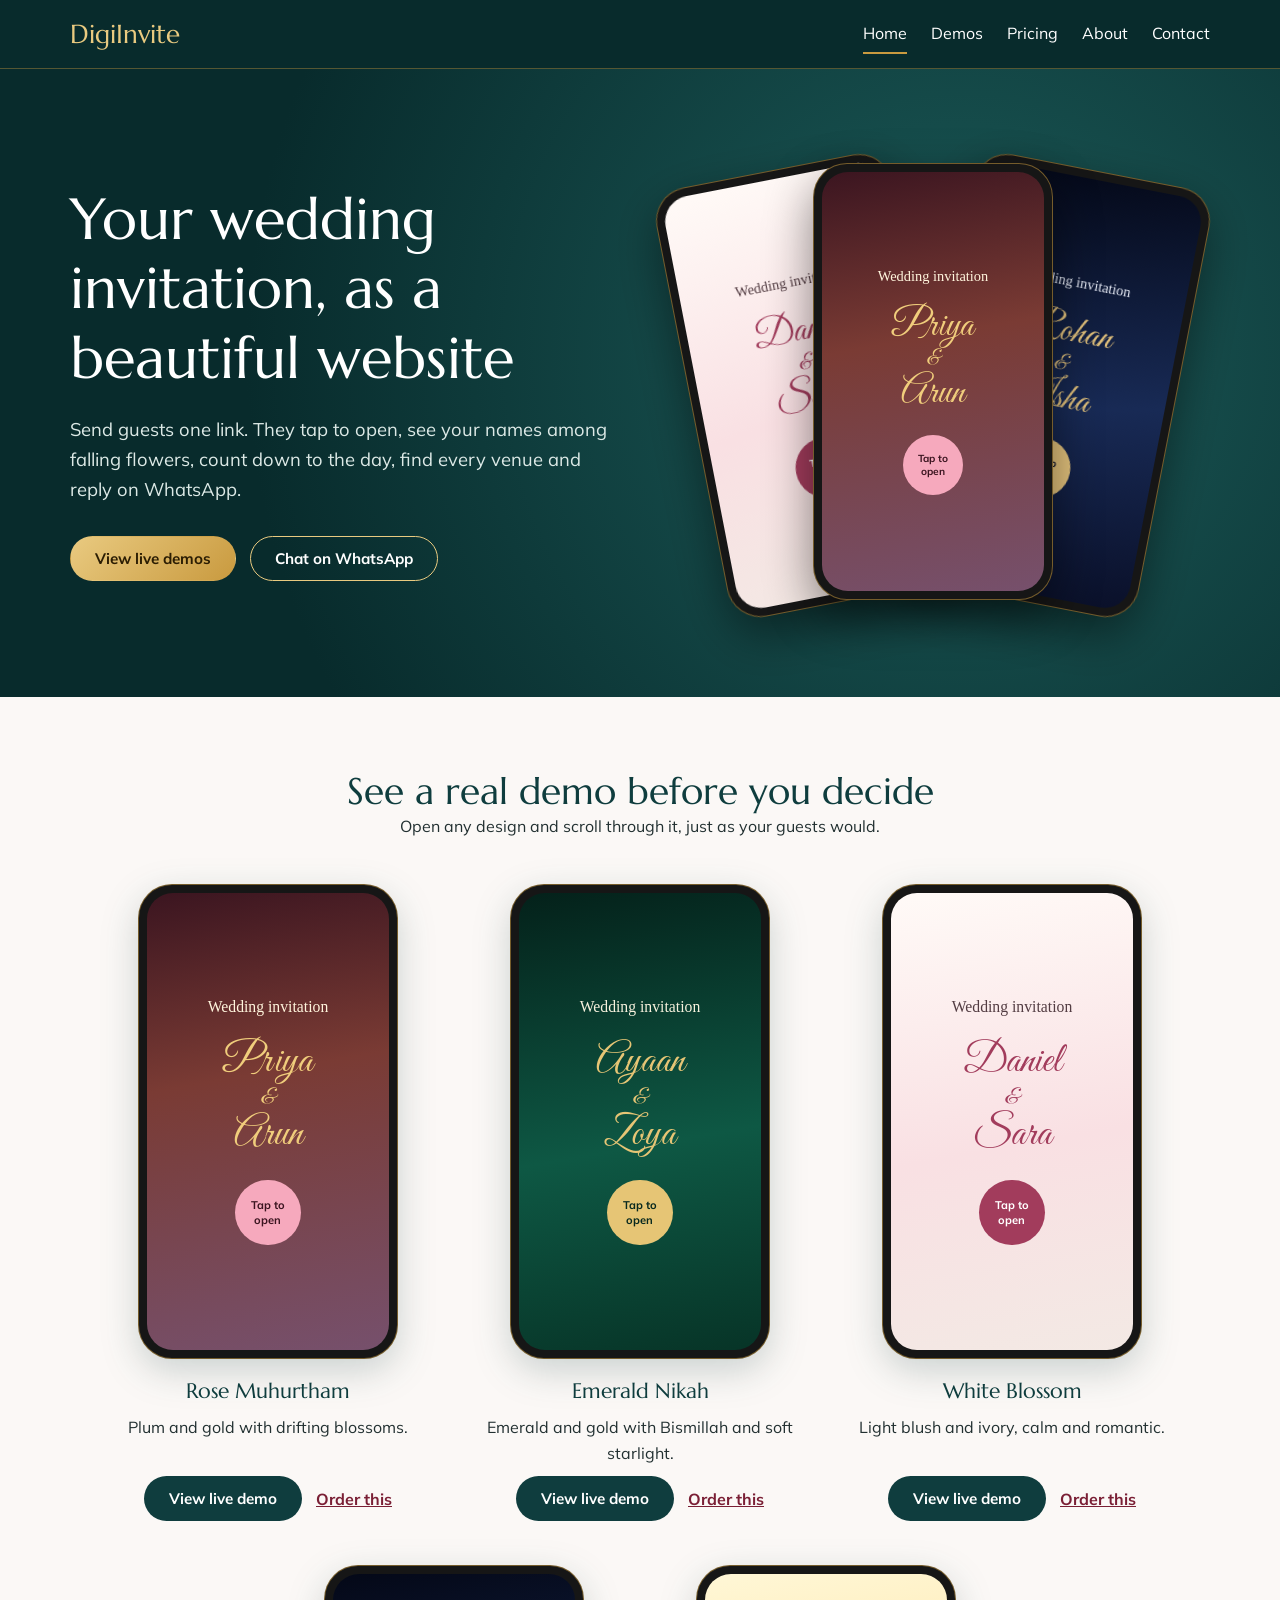
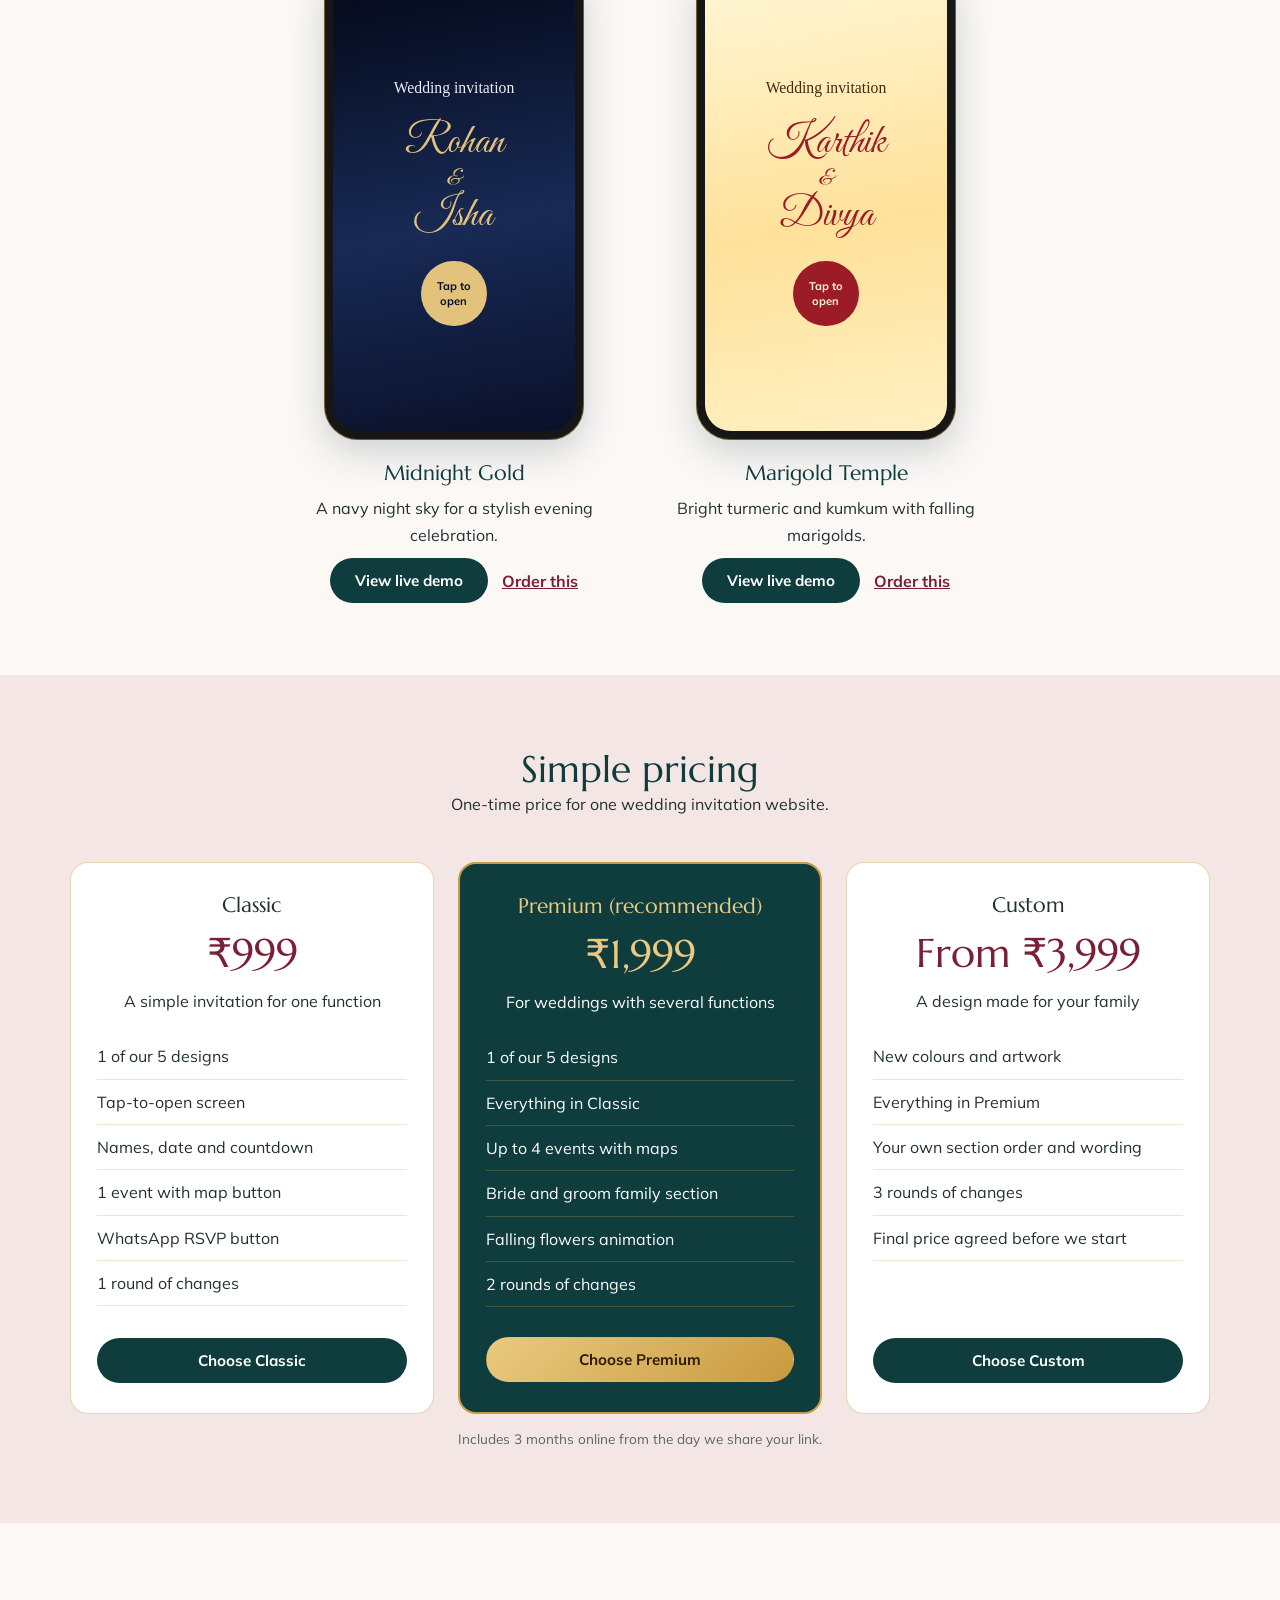
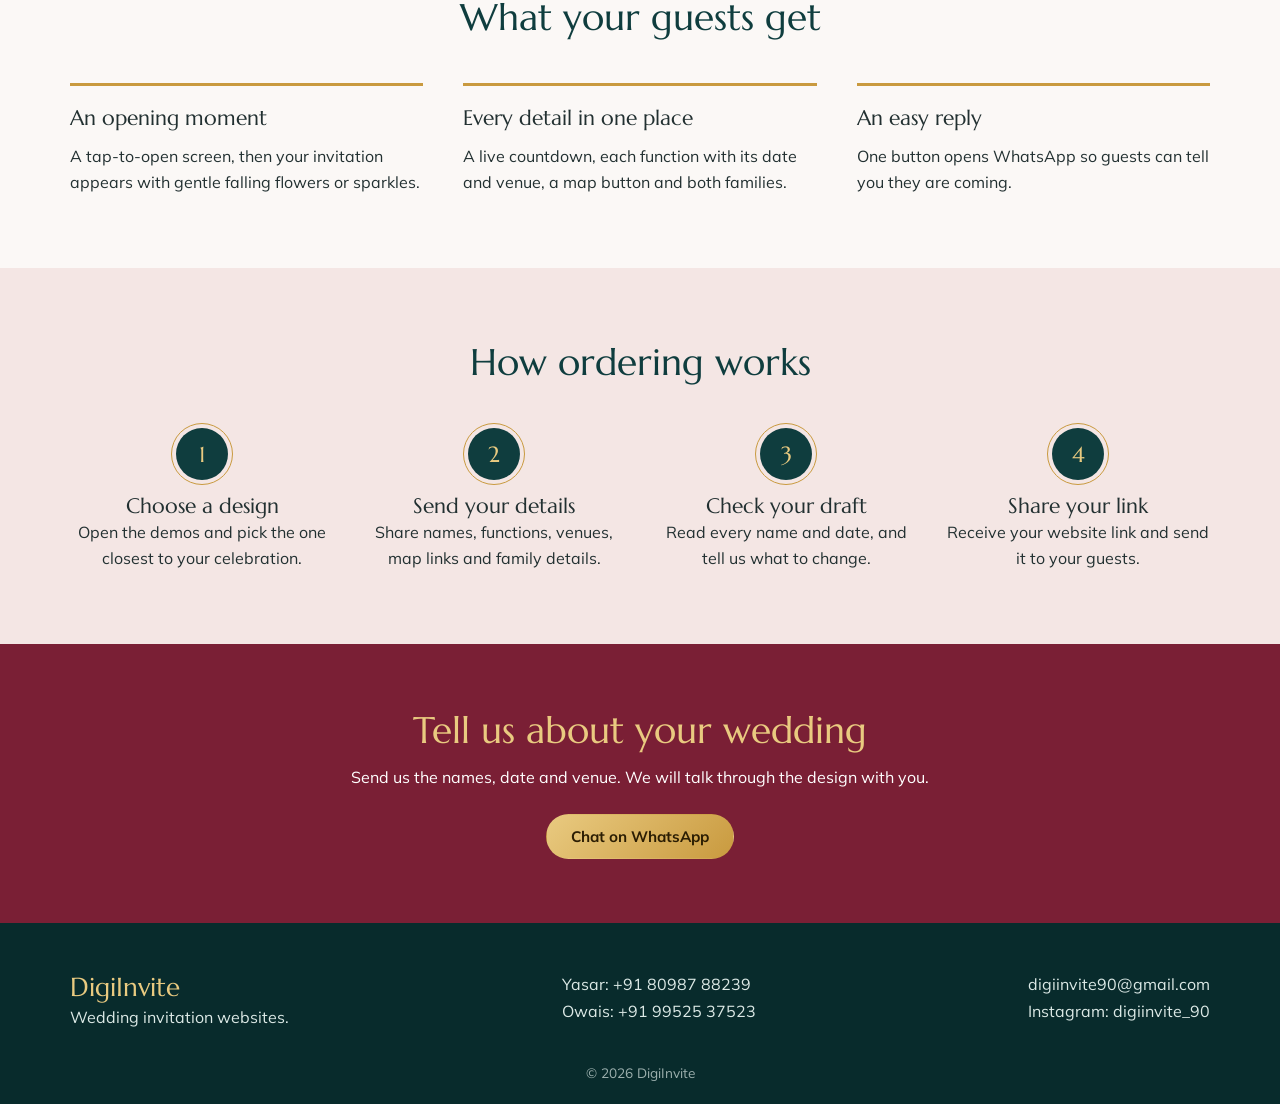
<file: index.html>
<!DOCTYPE html>
<html lang="en">
<head>
  <meta charset="UTF-8">
  <meta name="viewport" content="width=device-width, initial-scale=1">
  <title>DigiInvite | Wedding invitation websites</title>
  <meta name="description" content="Animated wedding invitation websites with countdown, maps and WhatsApp RSVP.">
  <link rel="icon" href="data:image/svg+xml,<svg xmlns='http://www.w3.org/2000/svg' viewBox='0 0 32 32'><rect width='32' height='32' rx='16' fill='%230f3d3e'/><text x='16' y='23' text-anchor='middle' font-size='20' font-family='serif' fill='%23e2bd6b'>D</text></svg>">
  <link href="https://fonts.googleapis.com/css2?family=Amiri&family=Great+Vibes&family=Marcellus&family=Mulish:wght@400;600;700&family=Playfair+Display:ital,wght@0,500;1,500&display=swap" rel="stylesheet">
  <link rel="stylesheet" href="css/style.css">
  <link rel="stylesheet" href="css/covers.css">
</head>
<body>
  <header id="site-header"></header>
  <main>
<section class="hero"><div class="wrap hero-grid">
  <div>
    <h1>Your wedding invitation, as a beautiful website</h1>
    <p class="lead">Send guests one link. They tap to open, see your names among falling flowers, count down to the day, find every venue and reply on WhatsApp.</p>
    <div class="actions"><a class="btn gold" href="templates.html">View live demos</a><a class="btn ghost" data-wa="Hi DigiInvite, I would like a wedding invitation." href="contact.html">Chat on WhatsApp</a></div>
  </div>
  <div class="fan" aria-label="Three sample invitation websites">
    <div data-cover="blossom"></div><div data-cover="midnight"></div><div data-cover="rose"></div>
  </div>
</div></section>
<section class="section"><div class="wrap">
  <div class="head"><h2>See a real demo before you decide</h2><p>Open any design and scroll through it, just as your guests would.</p></div>
  <div class="grid" data-gallery></div>
</div></section>
<section class="section tint"><div class="wrap">
  <div class="head"><h2>Simple pricing</h2><p>One-time price for one wedding invitation website.</p></div>
  <div class="plans" data-plans></div>
  <p class="note center">Includes 3 months online from the day we share your link.</p>
</div></section>
<section class="section"><div class="wrap">
  <div class="head"><h2>What your guests get</h2></div>
  <div class="cols">
    <div><h3>An opening moment</h3><p>A tap-to-open screen, then your invitation appears with gentle falling flowers or sparkles.</p></div>
    <div><h3>Every detail in one place</h3><p>A live countdown, each function with its date and venue, a map button and both families.</p></div>
    <div><h3>An easy reply</h3><p>One button opens WhatsApp so guests can tell you they are coming.</p></div>
  </div>
</div></section>
<section class="section tint"><div class="wrap">
  <div class="head"><h2>How ordering works</h2></div>
  <ol class="steps">
    <li><h3>Choose a design</h3><p>Open the demos and pick the one closest to your celebration.</p></li>
    <li><h3>Send your details</h3><p>Share names, functions, venues, map links and family details.</p></li>
    <li><h3>Check your draft</h3><p>Read every name and date, and tell us what to change.</p></li>
    <li><h3>Share your link</h3><p>Receive your website link and send it to your guests.</p></li>
  </ol>
</div></section>
<section class="band"><div class="wrap center">
  <h2>Tell us about your wedding</h2>
  <p>Send us the names, date and venue. We will talk through the design with you.</p>
  <a class="btn gold" data-wa="Hi DigiInvite, I would like a wedding invitation." href="contact.html">Chat on WhatsApp</a>
</div></section>
  </main>
  <footer id="site-footer"></footer>
  <script src="js/data.js"></script>
  <script src="js/main.js"></script>
</body>
</html>
</file>
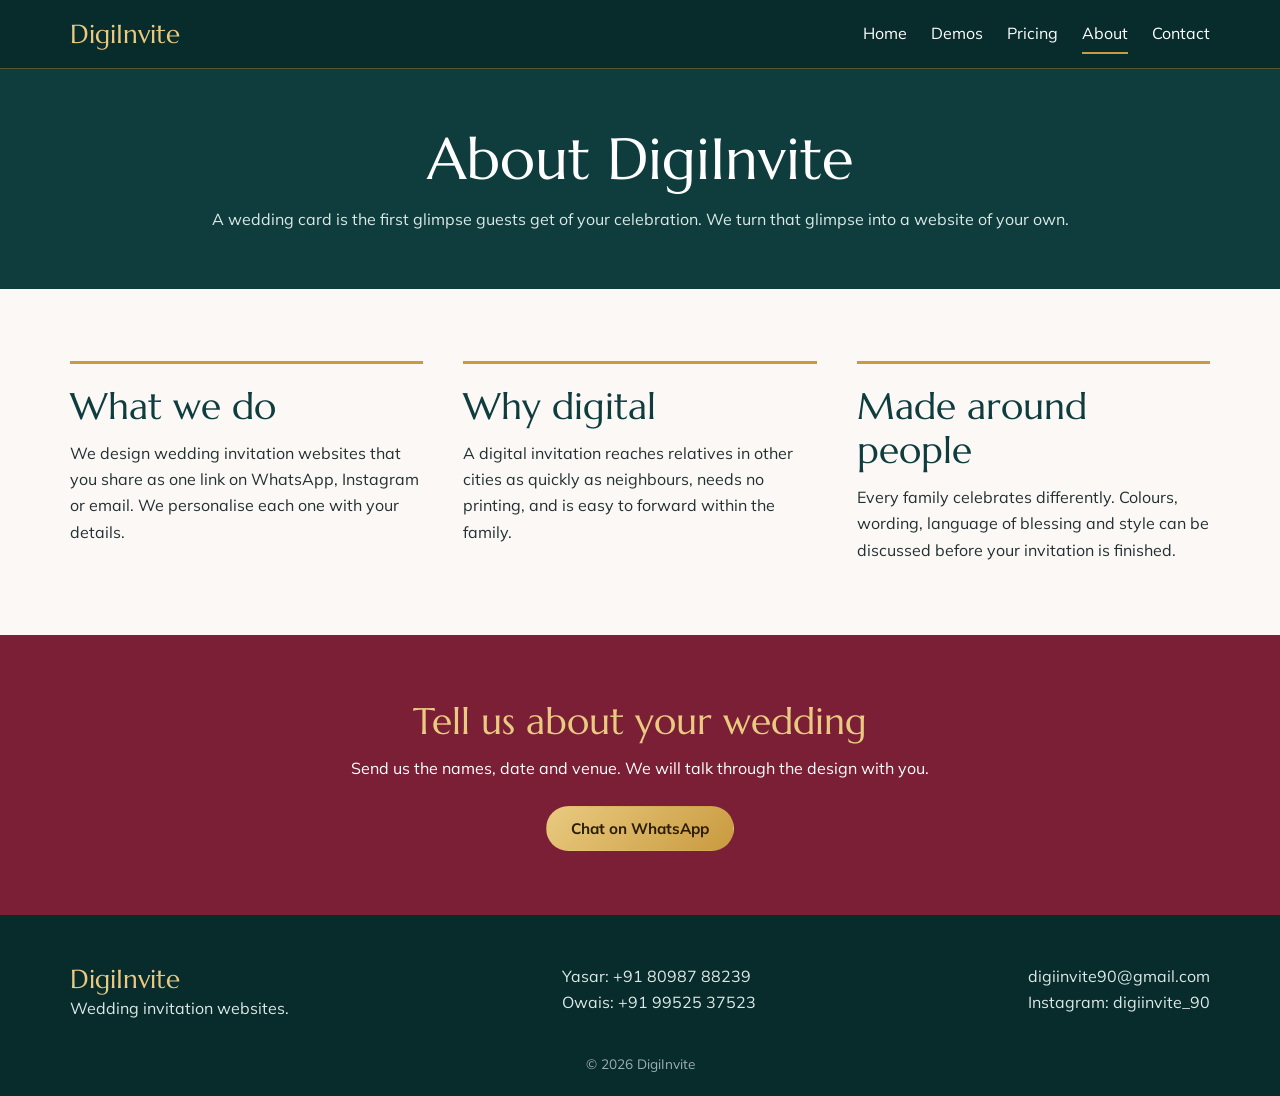
<file: about.html>
<!DOCTYPE html>
<html lang="en">
<head>
  <meta charset="UTF-8">
  <meta name="viewport" content="width=device-width, initial-scale=1">
  <title>About | DigiInvite</title>
  <meta name="description" content="About DigiInvite, a digital wedding invitation studio.">
  <link rel="icon" href="data:image/svg+xml,<svg xmlns='http://www.w3.org/2000/svg' viewBox='0 0 32 32'><rect width='32' height='32' rx='16' fill='%230f3d3e'/><text x='16' y='23' text-anchor='middle' font-size='20' font-family='serif' fill='%23e2bd6b'>D</text></svg>">
  <link href="https://fonts.googleapis.com/css2?family=Amiri&family=Great+Vibes&family=Marcellus&family=Mulish:wght@400;600;700&family=Playfair+Display:ital,wght@0,500;1,500&display=swap" rel="stylesheet">
  <link rel="stylesheet" href="css/style.css">
  <link rel="stylesheet" href="css/covers.css">
</head>
<body>
  <header id="site-header"></header>
  <main>
<section class="title"><div class="wrap"><h1>About DigiInvite</h1><p>A wedding card is the first glimpse guests get of your celebration. We turn that glimpse into a website of your own.</p></div></section>
<section class="section"><div class="wrap cols">
  <div><h2>What we do</h2><p>We design wedding invitation websites that you share as one link on WhatsApp, Instagram or email. We personalise each one with your details.</p></div>
  <div><h2>Why digital</h2><p>A digital invitation reaches relatives in other cities as quickly as neighbours, needs no printing, and is easy to forward within the family.</p></div>
  <div><h2>Made around people</h2><p>Every family celebrates differently. Colours, wording, language of blessing and style can be discussed before your invitation is finished.</p></div>
</div></section>
<section class="band"><div class="wrap center">
  <h2>Tell us about your wedding</h2>
  <p>Send us the names, date and venue. We will talk through the design with you.</p>
  <a class="btn gold" data-wa="Hi DigiInvite, I would like a wedding invitation." href="contact.html">Chat on WhatsApp</a>
</div></section>
  </main>
  <footer id="site-footer"></footer>
  <script src="js/data.js"></script>
  <script src="js/main.js"></script>
</body>
</html>
</file>
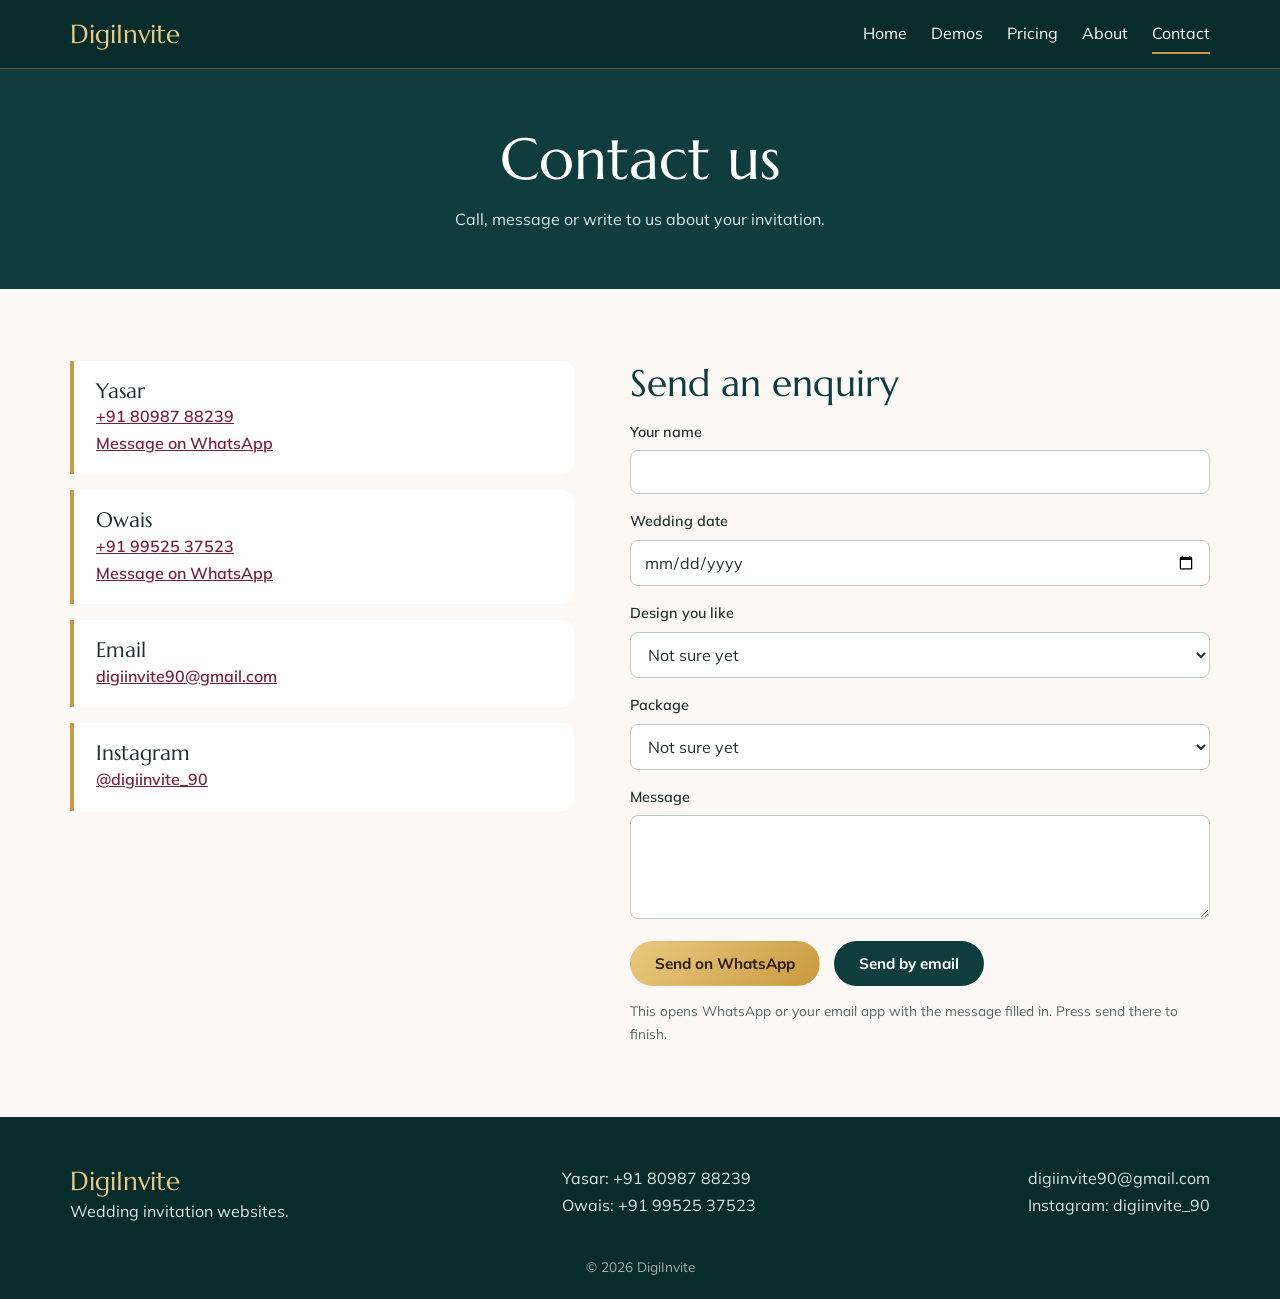
<file: contact.html>
<!DOCTYPE html>
<html lang="en">
<head>
  <meta charset="UTF-8">
  <meta name="viewport" content="width=device-width, initial-scale=1">
  <title>Contact | DigiInvite</title>
  <meta name="description" content="Contact DigiInvite on WhatsApp, phone, email or Instagram.">
  <link rel="icon" href="data:image/svg+xml,<svg xmlns='http://www.w3.org/2000/svg' viewBox='0 0 32 32'><rect width='32' height='32' rx='16' fill='%230f3d3e'/><text x='16' y='23' text-anchor='middle' font-size='20' font-family='serif' fill='%23e2bd6b'>D</text></svg>">
  <link href="https://fonts.googleapis.com/css2?family=Amiri&family=Great+Vibes&family=Marcellus&family=Mulish:wght@400;600;700&family=Playfair+Display:ital,wght@0,500;1,500&display=swap" rel="stylesheet">
  <link rel="stylesheet" href="css/style.css">
  <link rel="stylesheet" href="css/covers.css">
</head>
<body>
  <header id="site-header"></header>
  <main>
<section class="title"><div class="wrap"><h1>Contact us</h1><p>Call, message or write to us about your invitation.</p></div></section>
<section class="section"><div class="wrap contact">
  <ul class="channels">
    <li><h3>Yasar</h3><a href="tel:+918098788239">+91 80987 88239</a><a href="https://wa.me/918098788239" target="_blank" rel="noopener">Message on WhatsApp</a></li>
    <li><h3>Owais</h3><a href="tel:+919952537523">+91 99525 37523</a><a href="https://wa.me/919952537523" target="_blank" rel="noopener">Message on WhatsApp</a></li>
    <li><h3>Email</h3><a href="mailto:digiinvite90@gmail.com">digiinvite90@gmail.com</a></li>
    <li><h3>Instagram</h3><a href="https://instagram.com/digiinvite_90" target="_blank" rel="noopener">@digiinvite_90</a></li>
  </ul>
  <form id="enquiry">
    <h2>Send an enquiry</h2>
    <label>Your name<input name="name" required></label>
    <label>Wedding date<input type="date" name="date"></label>
    <label>Design you like<select name="design" data-designs></select></label>
    <label>Package<select name="plan" data-plan-select></select></label>
    <label>Message<textarea name="msg" rows="4"></textarea></label>
    <div class="actions"><button class="btn gold" value="wa">Send on WhatsApp</button><button class="btn dark" value="mail">Send by email</button></div>
    <p class="note">This opens WhatsApp or your email app with the message filled in. Press send there to finish.</p>
  </form>
</div></section>
  </main>
  <footer id="site-footer"></footer>
  <script src="js/data.js"></script>
  <script src="js/main.js"></script>
</body>
</html>
</file>
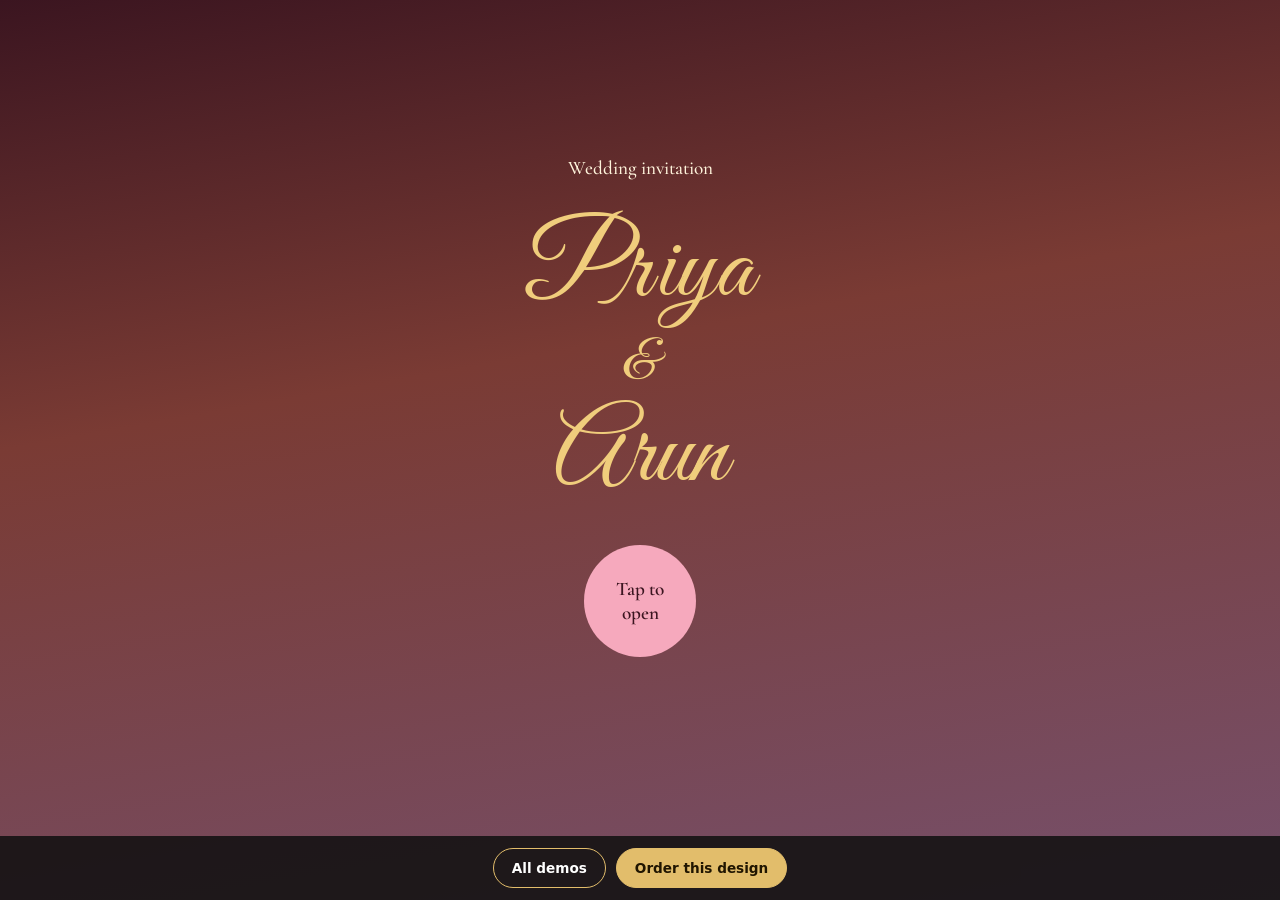
<file: demo.html>
<!DOCTYPE html>
<html lang="en">
<head>
  <meta charset="UTF-8">
  <meta name="viewport" content="width=device-width, initial-scale=1">
  <title>Live demo | DigiInvite</title>
  <meta name="description" content="A sample wedding invitation website by DigiInvite.">
  <link href="https://fonts.googleapis.com/css2?family=Amiri&family=Cormorant+Garamond:wght@500;600&family=Great+Vibes&display=swap" rel="stylesheet">
  <link rel="stylesheet" href="css/demo.css">
</head>
<body>
  <div id="petals" aria-hidden="true"></div>
  <div id="opening"></div>
  <main id="invite" hidden></main>
  <nav class="demobar" aria-label="Demo options"></nav>
  <script src="js/data.js"></script>
  <script src="js/demo.js"></script>
</body>
</html>
</file>
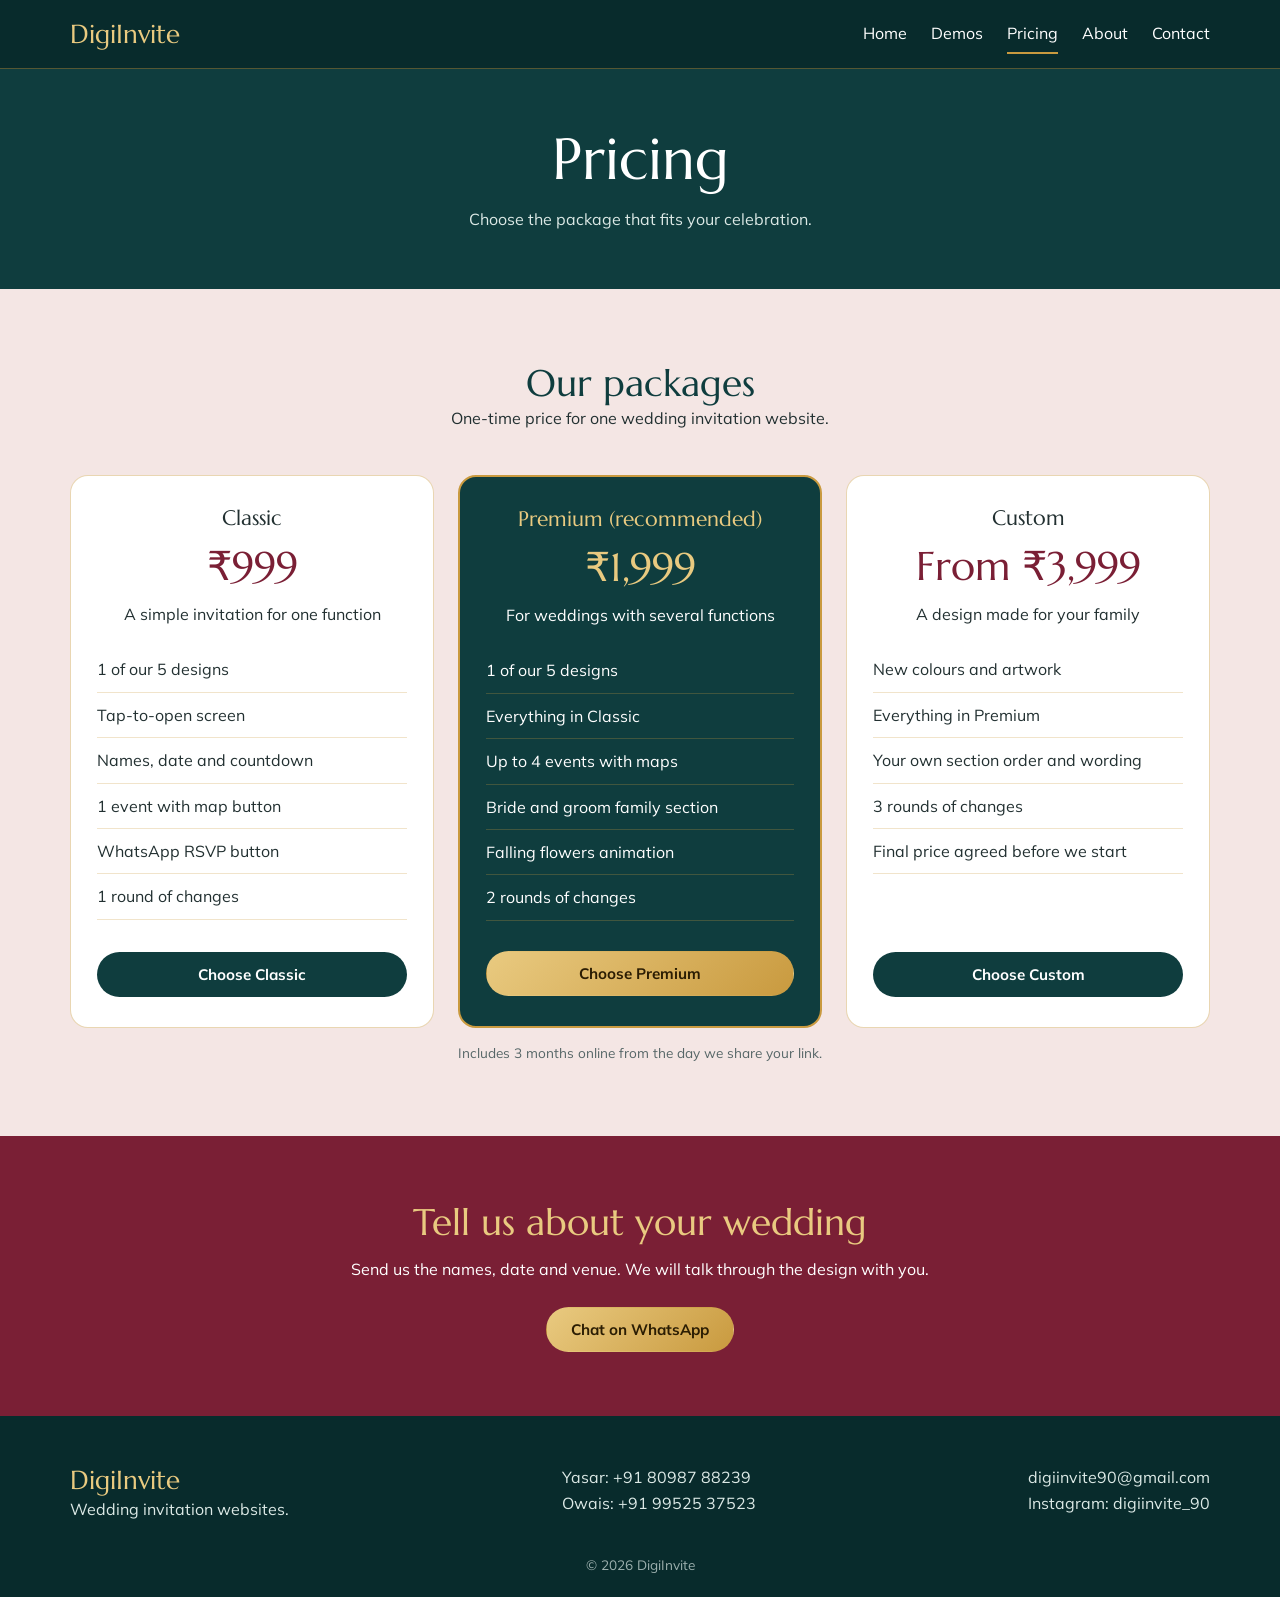
<file: pricing.html>
<!DOCTYPE html>
<html lang="en">
<head>
  <meta charset="UTF-8">
  <meta name="viewport" content="width=device-width, initial-scale=1">
  <title>Pricing | DigiInvite</title>
  <meta name="description" content="DigiInvite wedding invitation website packages.">
  <link rel="icon" href="data:image/svg+xml,<svg xmlns='http://www.w3.org/2000/svg' viewBox='0 0 32 32'><rect width='32' height='32' rx='16' fill='%230f3d3e'/><text x='16' y='23' text-anchor='middle' font-size='20' font-family='serif' fill='%23e2bd6b'>D</text></svg>">
  <link href="https://fonts.googleapis.com/css2?family=Amiri&family=Great+Vibes&family=Marcellus&family=Mulish:wght@400;600;700&family=Playfair+Display:ital,wght@0,500;1,500&display=swap" rel="stylesheet">
  <link rel="stylesheet" href="css/style.css">
  <link rel="stylesheet" href="css/covers.css">
</head>
<body>
  <header id="site-header"></header>
  <main>
<section class="title"><div class="wrap"><h1>Pricing</h1><p>Choose the package that fits your celebration.</p></div></section>
<section class="section tint"><div class="wrap">
  <div class="head"><h2>Our packages</h2><p>One-time price for one wedding invitation website.</p></div>
  <div class="plans" data-plans></div>
  <p class="note center">Includes 3 months online from the day we share your link.</p>
</div></section>
<section class="band"><div class="wrap center">
  <h2>Tell us about your wedding</h2>
  <p>Send us the names, date and venue. We will talk through the design with you.</p>
  <a class="btn gold" data-wa="Hi DigiInvite, I would like a wedding invitation." href="contact.html">Chat on WhatsApp</a>
</div></section>
  </main>
  <footer id="site-footer"></footer>
  <script src="js/data.js"></script>
  <script src="js/main.js"></script>
</body>
</html>
</file>
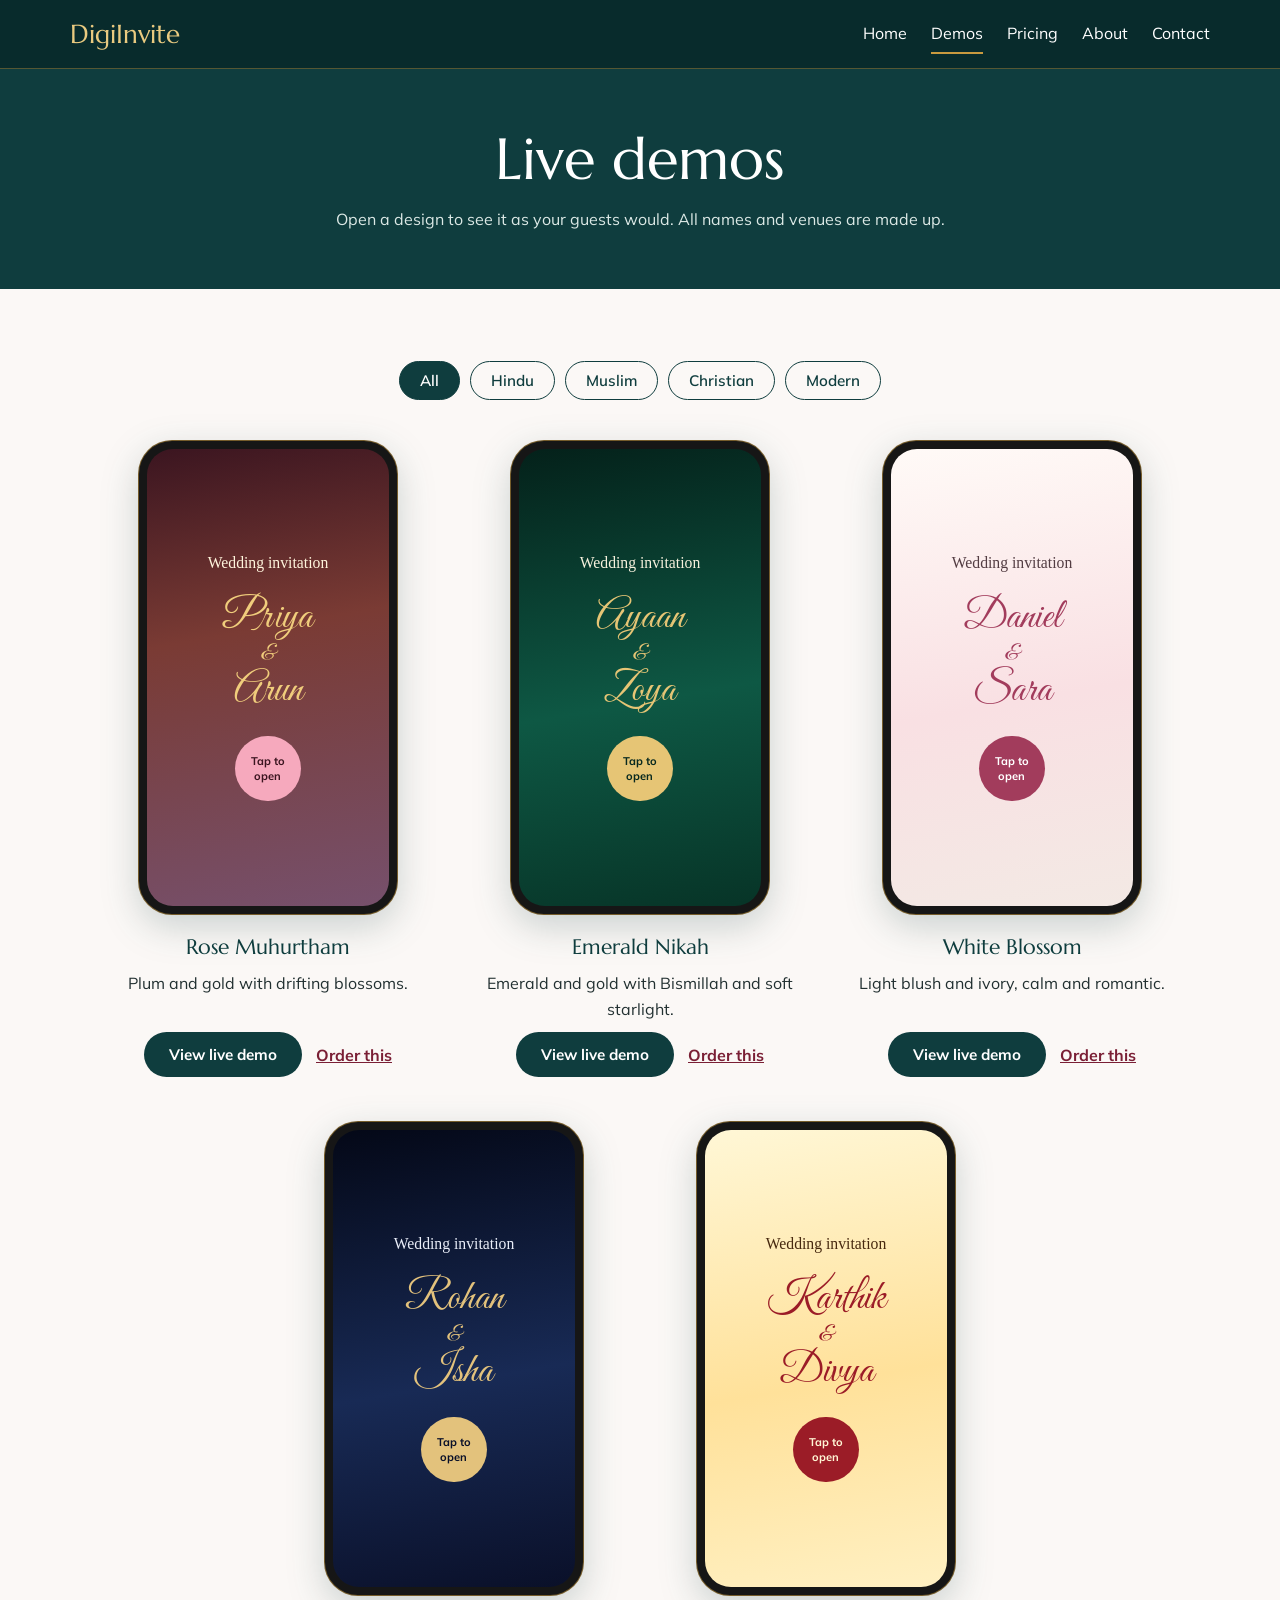
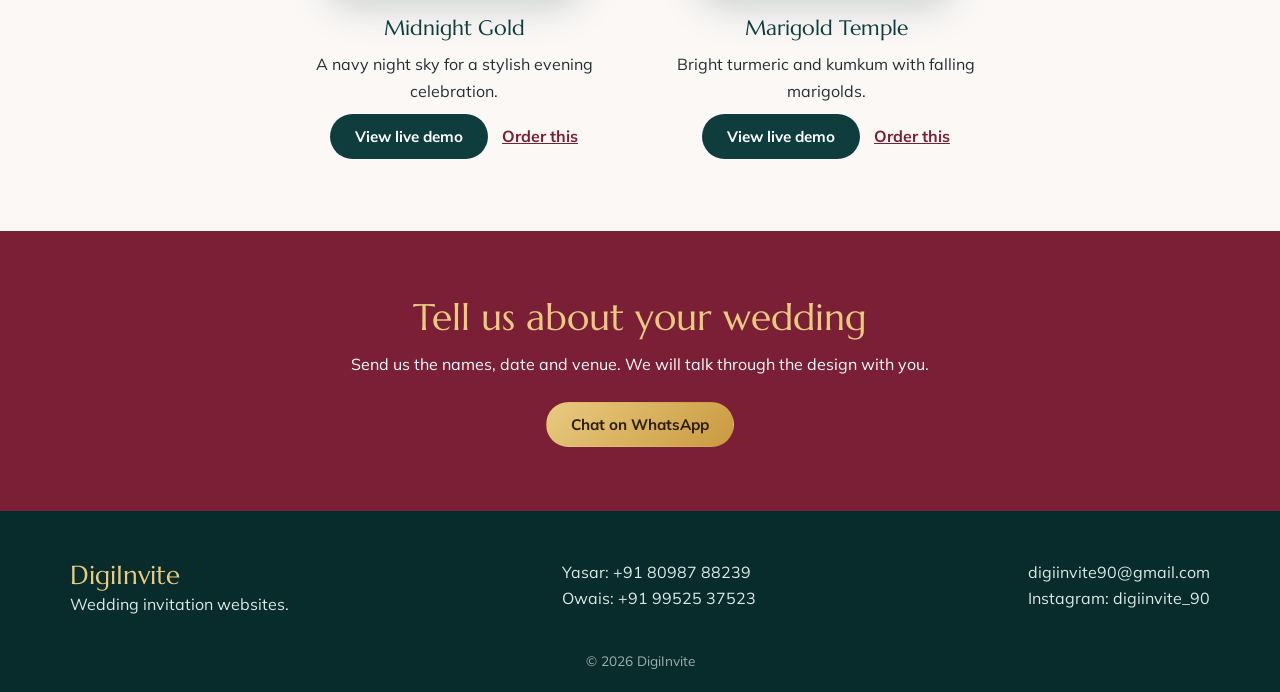
<file: templates.html>
<!DOCTYPE html>
<html lang="en">
<head>
  <meta charset="UTF-8">
  <meta name="viewport" content="width=device-width, initial-scale=1">
  <title>Live demos | DigiInvite</title>
  <meta name="description" content="View five live wedding invitation website demos.">
  <link rel="icon" href="data:image/svg+xml,<svg xmlns='http://www.w3.org/2000/svg' viewBox='0 0 32 32'><rect width='32' height='32' rx='16' fill='%230f3d3e'/><text x='16' y='23' text-anchor='middle' font-size='20' font-family='serif' fill='%23e2bd6b'>D</text></svg>">
  <link href="https://fonts.googleapis.com/css2?family=Amiri&family=Great+Vibes&family=Marcellus&family=Mulish:wght@400;600;700&family=Playfair+Display:ital,wght@0,500;1,500&display=swap" rel="stylesheet">
  <link rel="stylesheet" href="css/style.css">
  <link rel="stylesheet" href="css/covers.css">
</head>
<body>
  <header id="site-header"></header>
  <main>
<section class="title"><div class="wrap"><h1>Live demos</h1><p>Open a design to see it as your guests would. All names and venues are made up.</p></div></section>
<section class="section"><div class="wrap">
  <div class="filters" data-filters></div>
  <div class="grid" data-gallery></div>
</div></section>
<section class="band"><div class="wrap center">
  <h2>Tell us about your wedding</h2>
  <p>Send us the names, date and venue. We will talk through the design with you.</p>
  <a class="btn gold" data-wa="Hi DigiInvite, I would like a wedding invitation." href="contact.html">Chat on WhatsApp</a>
</div></section>
  </main>
  <footer id="site-footer"></footer>
  <script src="js/data.js"></script>
  <script src="js/main.js"></script>
</body>
</html>
</file>
<file: css/style.css>
:root{--teal:#0f3d3e;--teal-deep:#082b2c;--gold:#c99a3f;--gold-light:#e9ca80;--maroon:#7a1f35;--paper:#fbf8f6;--blush:#f4e6e4;--ink:#223031}
*{box-sizing:border-box;margin:0;padding:0}
html{scroll-behavior:smooth}
body{font-family:Mulish,system-ui,sans-serif;background:var(--paper);color:var(--ink);line-height:1.65}
h1,h2,h3,.brand{font-family:Marcellus,Georgia,serif;font-weight:400;line-height:1.2}
h1{font-size:clamp(2.1rem,5vw,3.6rem)} h2{font-size:clamp(1.6rem,3vw,2.3rem);color:var(--teal)} h3{font-size:1.3rem}
a{color:inherit}
:focus-visible{outline:3px solid var(--gold);outline-offset:3px}
.wrap{width:min(1140px,100% - 32px);margin-inline:auto}
.center{text-align:center}
#site-header{background:var(--teal-deep);color:#fff;position:sticky;top:0;z-index:10;border-bottom:1px solid #c99a3f66}
.bar{display:flex;justify-content:space-between;align-items:center;min-height:68px}
.brand{font-size:1.65rem;color:var(--gold-light);text-decoration:none}
nav{display:flex;gap:28px}
nav a{text-decoration:none;padding:6px 0;border-bottom:2px solid transparent}
nav a:hover,nav a[aria-current]{border-color:var(--gold)}
.menu{display:none;background:none;border:1px solid var(--gold);color:#fff;padding:7px 16px;border-radius:30px;font:inherit}
.hero{background:radial-gradient(circle at 75% 45%,#1b5a58,var(--teal-deep) 70%);color:#fff;overflow:hidden}
.hero-grid{display:grid;grid-template-columns:1fr 1fr;align-items:center;gap:32px;padding:64px 0}
.lead{font-size:1.15rem;margin:22px 0 30px;max-width:34em;color:#dce9e6}
.actions{display:flex;flex-wrap:wrap;gap:14px;align-items:center}
.btn{display:inline-block;font:700 .95rem Mulish,sans-serif;padding:12px 24px;border-radius:40px;border:1px solid transparent;text-decoration:none;cursor:pointer;text-align:center}
.btn.gold{background:linear-gradient(135deg,var(--gold-light),var(--gold));color:#2b1d03}
.btn.ghost{border-color:var(--gold-light);color:#fff}
.btn.dark{background:var(--teal);color:#fff}
.btn:hover{filter:brightness(1.1)}
.text-link{color:var(--maroon);font-weight:700}
.fan{position:relative;height:500px}
.fan>div{position:absolute;width:min(270px,58%);left:50%;top:30px;translate:-50% 0;transform-origin:50% 100%;filter:drop-shadow(0 18px 24px #0007)}
.fan>div:nth-child(1){animation:left 1.1s .2s both ease-out}
.fan>div:nth-child(2){animation:right 1.1s .2s both ease-out}
@keyframes left{to{transform:translateX(-34%) rotate(-11deg)}}
@keyframes right{to{transform:translateX(34%) rotate(11deg)}}
.section{padding:72px 0}
.tint{background:var(--blush)}
.head{text-align:center;margin-bottom:44px}
.grid{display:flex;flex-wrap:wrap;justify-content:center;gap:44px 32px}
.item{width:min(100%,340px);display:flex;flex-direction:column;gap:10px;text-align:center}
.item>a{display:block;margin-bottom:10px;filter:drop-shadow(0 12px 18px #0f3d3e33);transition:transform .25s}
.item>a:hover{transform:translateY(-6px)}
.item .actions{justify-content:center;margin-top:auto}
.item h3{color:var(--teal)}
.steps{display:grid;grid-template-columns:repeat(4,1fr);gap:28px;list-style:none;counter-reset:s}
.steps li{counter-increment:s;text-align:center}
.steps li::before{content:counter(s);display:grid;place-items:center;width:52px;height:52px;margin:0 auto 14px;border-radius:50%;background:var(--teal);color:var(--gold-light);font:1.4rem Marcellus,serif;outline:1px solid var(--gold);outline-offset:4px}
.band{background:var(--maroon);color:#fff;padding:64px 0}
.band h2{color:var(--gold-light)} .band p{margin:12px 0 24px}
.title{background:var(--teal);color:#fff;text-align:center;padding:56px 0}
.title p{margin-top:12px;color:#dce9e6}
.filters{display:flex;flex-wrap:wrap;gap:10px;justify-content:center;margin-bottom:40px}
.filters button{font:600 .95rem Mulish,sans-serif;padding:9px 20px;border-radius:30px;border:1px solid var(--teal);background:none;color:var(--teal);cursor:pointer}
.filters button[aria-pressed=true]{background:var(--teal);color:#fff}
.cols{display:grid;grid-template-columns:repeat(3,1fr);gap:40px}
.cols>div{border-top:3px solid var(--gold);padding-top:20px}
.cols p{margin-top:12px}
.editor{display:grid;grid-template-columns:minmax(0,420px) minmax(0,1fr);gap:56px;align-items:start}
.editor h1{color:var(--teal);font-size:2.2rem}
.stage{position:sticky;top:96px;filter:drop-shadow(0 18px 24px #0f3d3e44)}
label{display:block;font-weight:600;font-size:.9rem;margin-top:16px}
input,select,textarea{display:block;width:100%;margin-top:6px;padding:11px 13px;font:400 1rem Mulish,sans-serif;border:1px solid #bccac8;border-radius:8px;background:#fff;color:var(--ink)}
#editor .btn{margin-top:24px}
.two{display:grid;grid-template-columns:1fr 1fr;gap:14px}
.two label{min-width:0}
.note{font-size:.85rem;color:#566667;margin-top:14px}
.contact{display:grid;grid-template-columns:1fr 1.15fr;gap:56px;align-items:start}
.channels{list-style:none;display:grid;gap:16px}
.channels li{background:#fff;border-left:4px solid var(--gold);padding:18px 22px;border-radius:0 12px 12px 0}
.channels a{display:block;overflow-wrap:anywhere;color:var(--maroon);font-weight:600}
#enquiry .actions{margin-top:22px}
#site-footer{background:var(--teal-deep);color:#dce9e6;padding:48px 0 20px}
.foot{display:flex;flex-wrap:wrap;justify-content:space-between;gap:28px}
.foot a{display:block;text-decoration:none;overflow-wrap:anywhere}
.foot a:hover{color:var(--gold-light)}
.copy{text-align:center;font-size:.85rem;margin-top:32px;opacity:.7}
@media (max-width:860px){
  .menu{display:block}
  nav{display:none;position:absolute;top:100%;left:0;right:0;flex-direction:column;gap:0;background:var(--teal-deep);padding:8px 16px 18px}
  nav.open{display:flex}
  nav a{padding:12px 0}
  .hero-grid,.editor,.contact,.cols{grid-template-columns:1fr}
  .hero-grid{padding:44px 0}
  .fan{height:440px}
  .steps{grid-template-columns:1fr 1fr}
  .stage{position:static;max-width:400px;width:100%;margin-inline:auto}
  .section{padding:52px 0}
}
@media (max-width:520px){
  .steps,.two{grid-template-columns:1fr}
  .fan{height:370px}
  .fan>div{width:200px}
}
@media (prefers-reduced-motion:reduce){*{animation-duration:.01s!important;animation-delay:0s!important;transition:none!important;scroll-behavior:auto!important}}
</file>
<file: css/covers.css>
@import url("themes.css");
.phone{text-decoration:none;container-type:inline-size;width:min(100%,260px);margin-inline:auto;padding:8px;background:#161616;border-radius:34px;border:1px solid #c99a3f88}
.cover{aspect-ratio:9/17;border-radius:26px;background:var(--bg);color:var(--fg);display:flex;flex-direction:column;align-items:center;justify-content:center;gap:9cqw;text-align:center;font:500 6.5cqw 'Cormorant Garamond',serif}
.cover .script{display:flex;flex-direction:column;font-size:17cqw}
.cover small{font-size:.55em}
.seal{display:grid;place-items:center;width:27cqw;height:27cqw;border-radius:50%;background:var(--btn);color:var(--btn-text);font:700 4.6cqw/1.3 Mulish,sans-serif}
.fan>div{width:min(240px,55%)!important}
.plans{display:grid;grid-template-columns:repeat(3,1fr);gap:24px;align-items:stretch}
.plan{background:#fff;border:1px solid #c99a3f66;border-radius:18px;padding:30px 26px;display:flex;flex-direction:column;gap:10px;text-align:center}
.plan.popular{background:var(--teal);color:#fff;border:2px solid var(--gold)}
.plan.popular h3,.plan.popular .price{color:var(--gold-light)}
.price{font:400 2.5rem Marcellus,serif;color:var(--maroon)}
.plan ul{list-style:none;text-align:left;margin:10px 0 20px}
.plan li{padding:9px 0;border-bottom:1px solid #c99a3f44}
.plan .btn{margin-top:auto}
.plan.popular .btn{color:#2b1d03}
nav{gap:24px}
@media(max-width:860px){.plans{grid-template-columns:1fr;max-width:420px;margin-inline:auto}.phone{width:min(100%,240px)}.fan .phone{width:100%}}
.item>a{text-decoration:none}
</file>
<file: css/demo.css>
@import url("themes.css");
*{box-sizing:border-box;margin:0;padding:0}
[hidden]{display:none!important}
html{scroll-behavior:smooth}
body{min-height:100vh;background:var(--bg) fixed;background-color:#3b1520;color:var(--fg);font:500 1.2rem/1.6 'Cormorant Garamond',Georgia,serif;text-align:center;overflow-x:hidden;padding-bottom:90px}
h1,h2{font-weight:400}
#opening{min-height:calc(100vh - 90px);display:flex;flex-direction:column;align-items:center;justify-content:center;gap:28px;padding:24px}
#opening h1{display:flex;flex-direction:column;font-size:clamp(4rem,18vw,6.5rem)}
#opening h1 small{font-size:.55em}
#open{width:112px;height:112px;border-radius:50%;border:0;background:var(--btn);color:var(--btn-text);font:600 1.2rem/1.25 'Cormorant Garamond',serif;cursor:pointer;animation:pulse 1.8s infinite}
@keyframes pulse{50%{transform:scale(1.08)}}
#invite{width:min(640px,100% - 32px);margin-inline:auto;animation:appear 1.2s both}
@keyframes appear{from{opacity:0;transform:translateY(24px)}}
section{padding:56px 0}
.first{min-height:88vh;display:flex;flex-direction:column;align-items:center;justify-content:center;gap:20px}
.first h1{font-size:clamp(3.4rem,13vw,5.4rem)}
.arabic{font:400 1.8rem Amiri,serif;color:var(--accent)}
hr{width:70px;border:0;border-top:1px solid var(--accent)}
h2{font-size:2.9rem;margin-bottom:24px}
.count{display:flex;justify-content:center;gap:10px}
.count div{width:76px;padding:10px 0;border:1px solid var(--accent);border-radius:14px}
.count b{display:block;font-size:2rem;font-weight:600;font-variant-numeric:tabular-nums}
.box{border:1px solid var(--accent);border-radius:20px;padding:26px 16px;margin-bottom:20px;background:#ffffff12}
.box h3{font-size:1.7rem;color:var(--accent)}
.button{display:inline-block;margin-top:14px;padding:10px 26px;border-radius:30px;background:var(--btn);color:var(--btn-text);text-decoration:none;font-weight:600}
a:focus-visible,button:focus-visible{outline:3px solid var(--accent);outline-offset:3px}
#petals{position:fixed;inset:0;pointer-events:none;overflow:hidden;z-index:2}
#petals span{opacity:.6;position:absolute;top:-8%;color:var(--accent);animation:fall linear infinite}
@keyframes fall{to{transform:translate(60px,115vh) rotate(360deg)}}
.demobar{position:fixed;bottom:0;left:0;right:0;z-index:3;display:flex;justify-content:center;gap:10px;padding:12px;background:#111d;font:700 .85rem system-ui,sans-serif}
.demobar a{padding:11px 18px;border-radius:30px;text-decoration:none;color:#fff;border:1px solid #e2bd6b}
.demobar a.primary{background:#e2bd6b;color:#201500}
@media(prefers-reduced-motion:reduce){*{animation:none!important;scroll-behavior:auto!important}#petals{display:none}}
</file>
